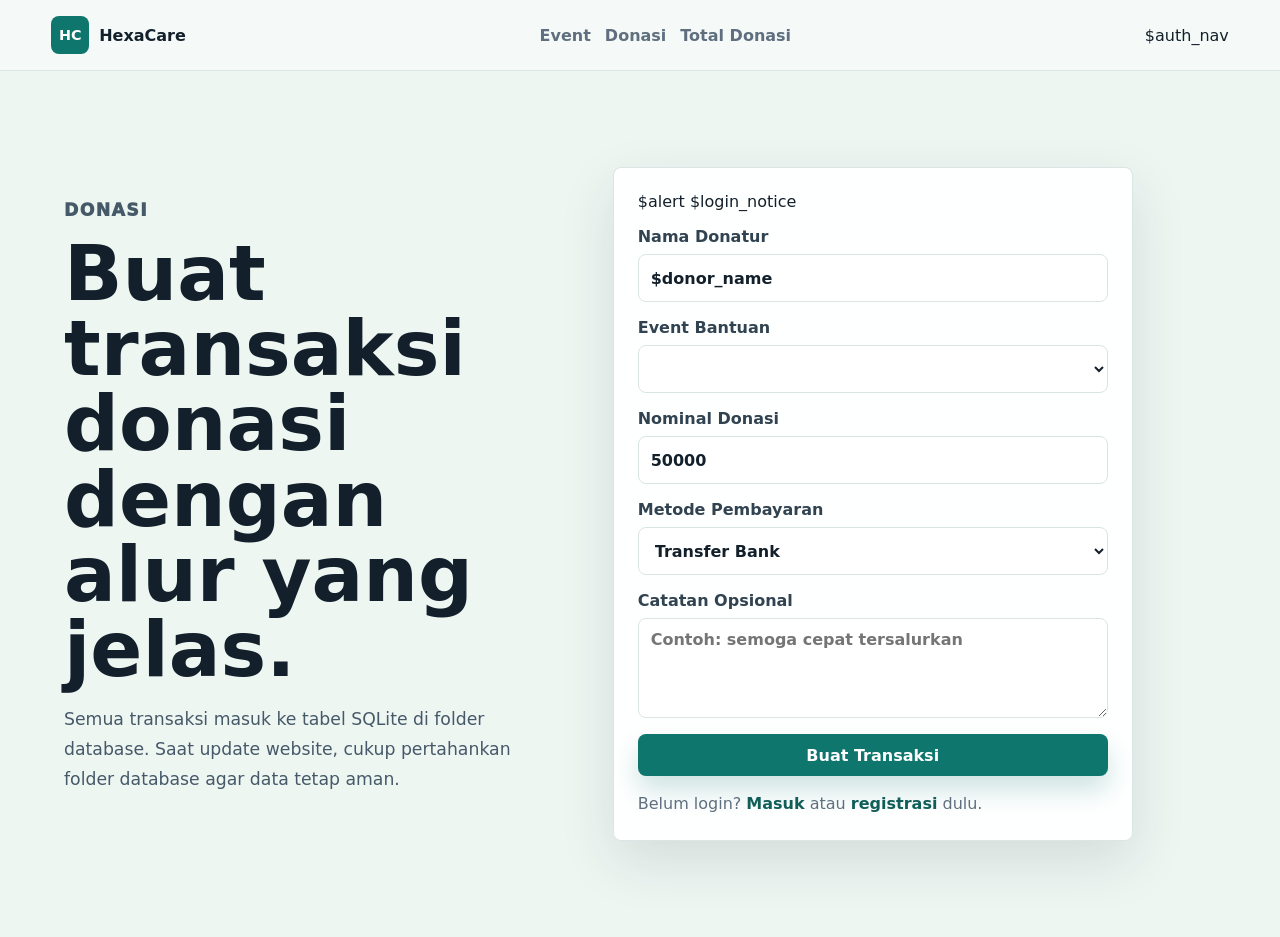
<file: Donasi/index.html>
﻿<!doctype html>
<html lang="id">
  <head>
    <meta charset="utf-8">
    <meta name="viewport" content="width=device-width, initial-scale=1">
    <title>Donasi - HexaCare</title>
    <link rel="stylesheet" href="/assets/css/styles.css">
  </head>
  <body>
    <header class="topbar">
      <a class="brand" href="/"><span>HC</span>HexaCare</a>
      <nav>
        <a href="/Tampilan-Event/">Event</a>
        <a href="/Donasi/">Donasi</a>
        <a href="/Total-Donasi/">Total Donasi</a>
      </nav>
      <div class="auth-actions">$auth_nav</div>
    </header>
    <main class="donation-page">
      <section class="donation-copy">
        <p class="eyebrow">Donasi</p>
        <h1>Buat transaksi donasi dengan alur yang jelas.</h1>
        <p>Semua transaksi masuk ke tabel SQLite di folder database. Saat update website, cukup pertahankan folder database agar data tetap aman.</p>
      </section>
      <form class="donation-card" method="post" action="/Proses-Transaksi/">
        $alert
        $login_notice
        <label>Nama Donatur<input name="donor_name" value="$donor_name" placeholder="Nama donatur" required $disabled></label>
        <label>Event Bantuan<select name="event_id" required $disabled>$event_options</select></label>
        <label>Nominal Donasi<input type="number" name="amount" min="10000" step="5000" value="50000" required $disabled></label>
        <label>Metode Pembayaran
          <select name="payment_method" required $disabled>
            <option>Transfer Bank</option>
            <option>Virtual Account</option>
            <option>E-Wallet</option>
            <option>QRIS</option>
          </select>
        </label>
        <label>Catatan Opsional<textarea name="note" rows="4" placeholder="Contoh: semoga cepat tersalurkan" $disabled></textarea></label>
        <button class="primary-button full-button" type="submit" $disabled>Buat Transaksi</button>
        <p class="form-note">Belum login? <a href="/Login/">Masuk</a> atau <a href="/Registrasi/">registrasi</a> dulu.</p>
      </form>
    </main>
  </body>
</html>
</file>
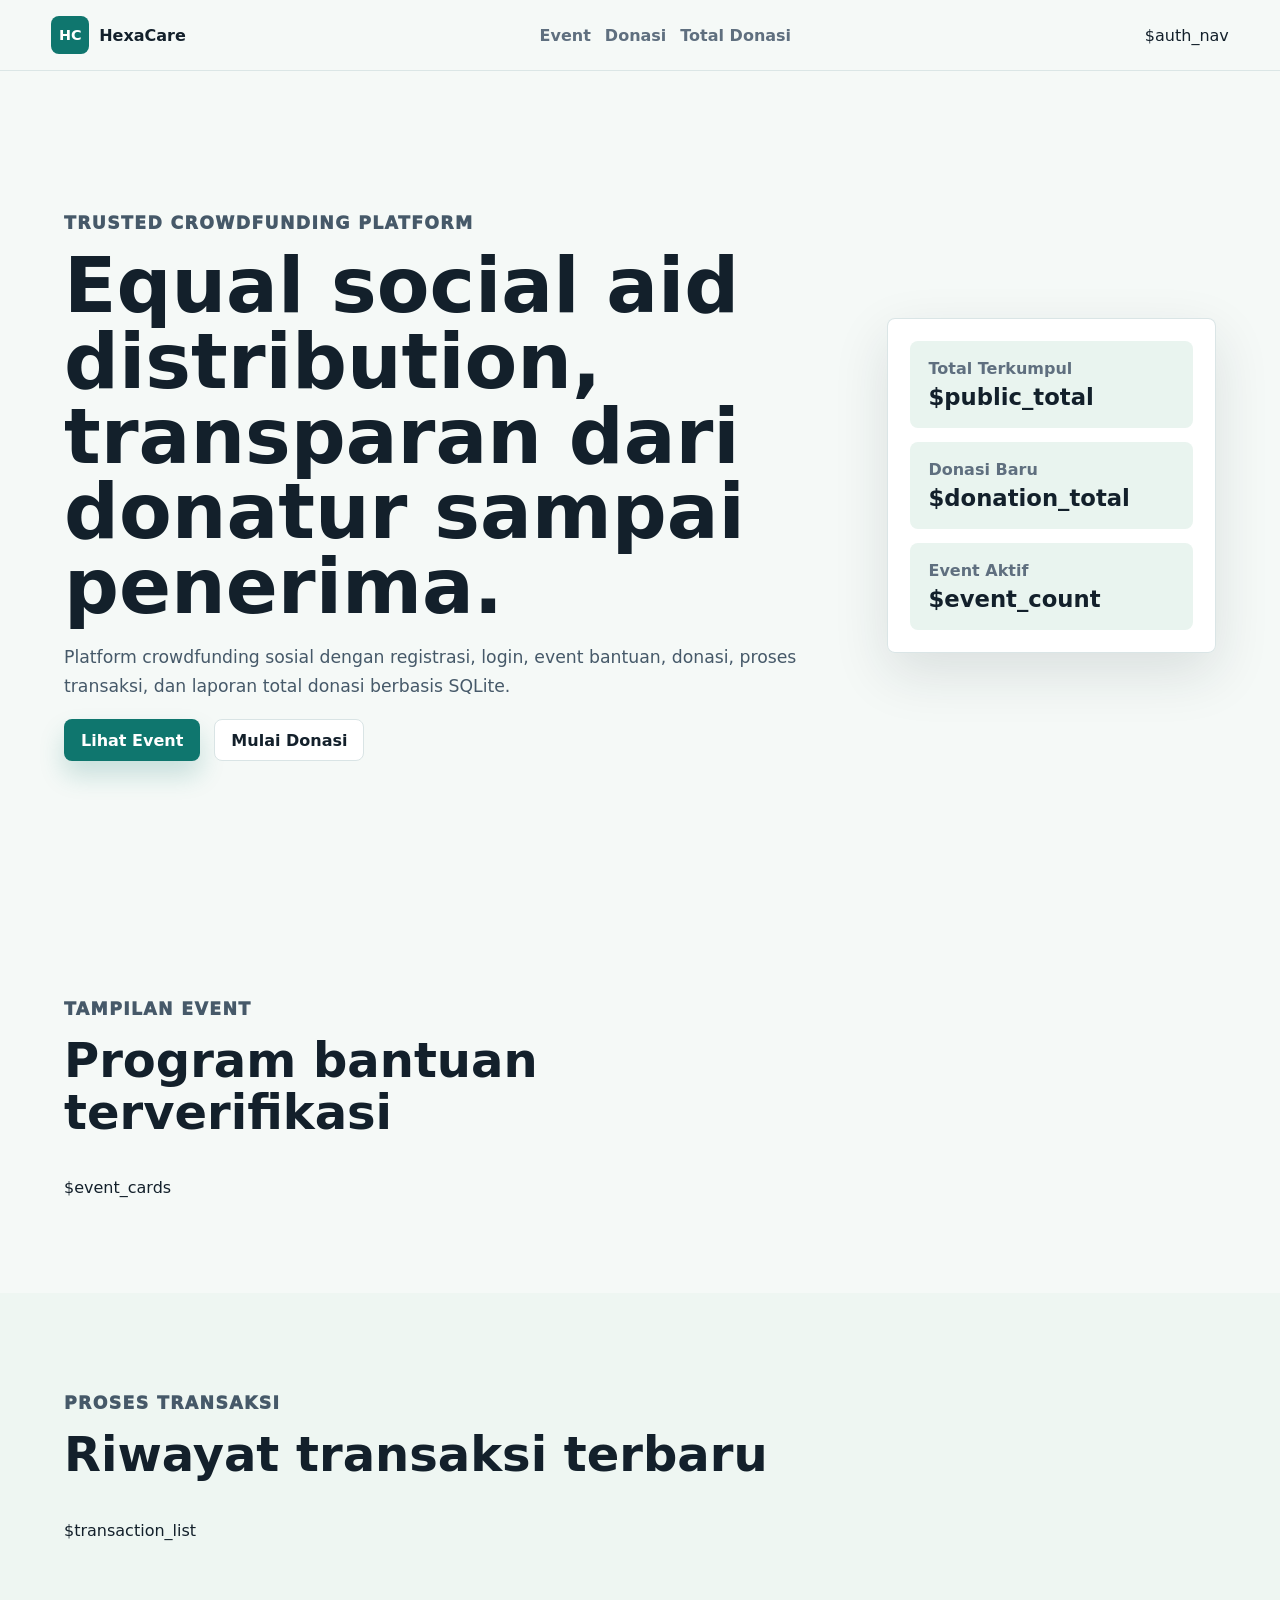
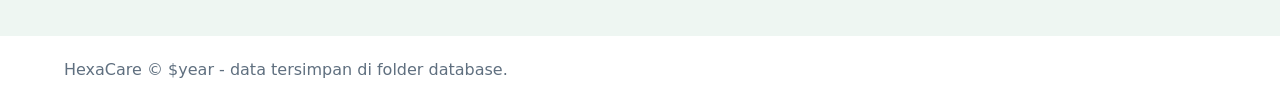
<file: Home/index.html>
﻿<!doctype html>
<html lang="id">
  <head>
    <meta charset="utf-8">
    <meta name="viewport" content="width=device-width, initial-scale=1">
    <title>HexaCare - Trusted Crowdfunding Platform</title>
    <link rel="stylesheet" href="/assets/css/styles.css">
  </head>
  <body>
    <header class="topbar">
      <a class="brand" href="/"><span>HC</span>HexaCare</a>
      <nav>
        <a href="/Tampilan-Event/">Event</a>
        <a href="/Donasi/">Donasi</a>
        <a href="/Total-Donasi/">Total Donasi</a>
      </nav>
      <div class="auth-actions">$auth_nav</div>
    </header>

    <main>
      <section class="hero">
        <div class="hero-copy">
          <p class="eyebrow">Trusted Crowdfunding Platform</p>
          <h1>Equal social aid distribution, transparan dari donatur sampai penerima.</h1>
          <p>Platform crowdfunding sosial dengan registrasi, login, event bantuan, donasi, proses transaksi, dan laporan total donasi berbasis SQLite.</p>
          <div class="hero-actions">
            <a class="primary-button" href="/Tampilan-Event/">Lihat Event</a>
            <a class="ghost-button" href="/Donasi/">Mulai Donasi</a>
          </div>
        </div>
        <aside class="hero-stats">
          <div><span>Total Terkumpul</span><strong>$public_total</strong></div>
          <div><span>Donasi Baru</span><strong>$donation_total</strong></div>
          <div><span>Event Aktif</span><strong>$event_count</strong></div>
        </aside>
      </section>

      <section class="section">
        <div class="section-heading">
          <p class="eyebrow">Tampilan Event</p>
          <h2>Program bantuan terverifikasi</h2>
        </div>
        <div class="event-grid">$event_cards</div>
      </section>

      <section class="section muted-section">
        <div class="section-heading">
          <p class="eyebrow">Proses Transaksi</p>
          <h2>Riwayat transaksi terbaru</h2>
        </div>
        <div class="transaction-list">$transaction_list</div>
      </section>
    </main>

    <footer>HexaCare &copy; $year - data tersimpan di folder database.</footer>
  </body>
</html>
</file>
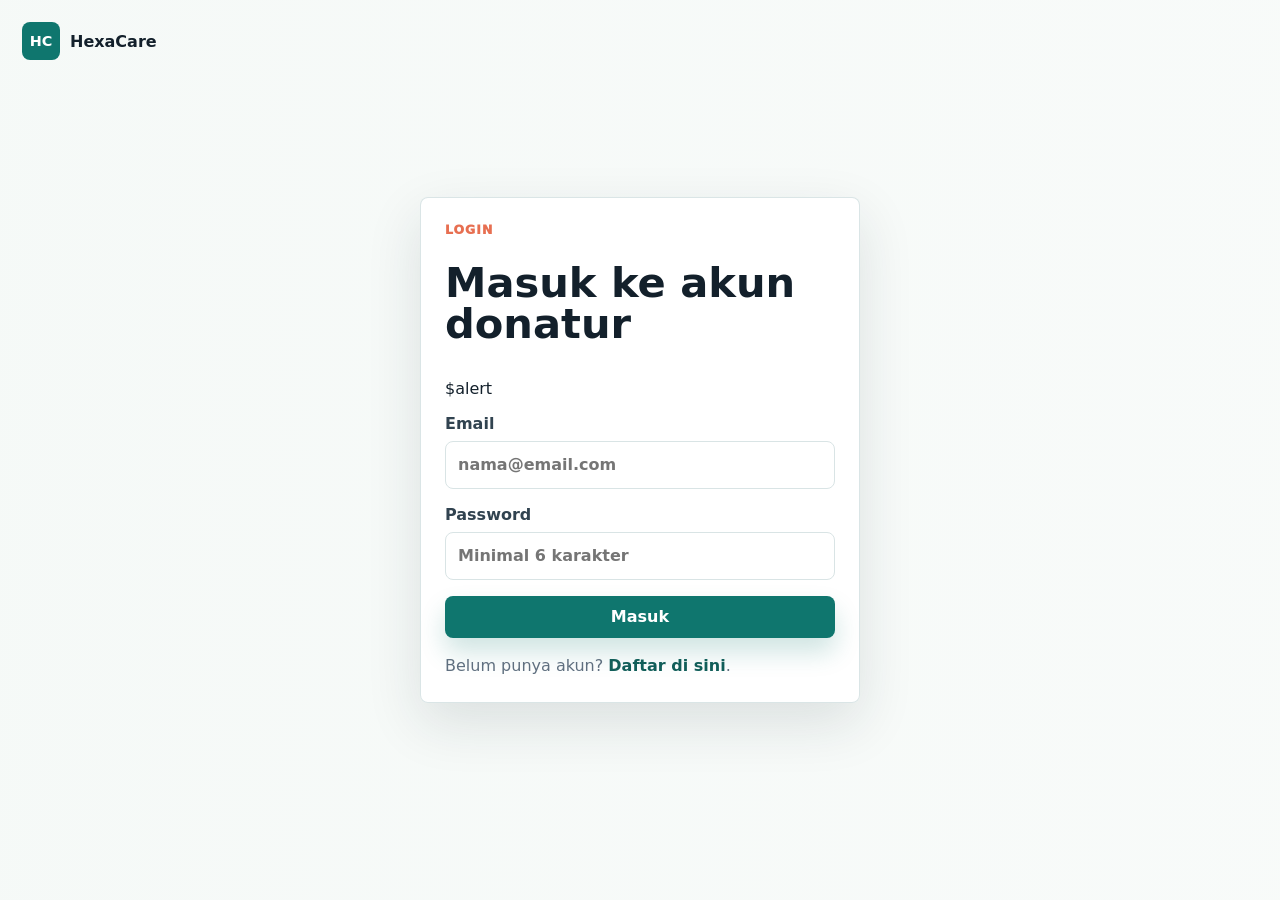
<file: Login/index.html>
﻿<!doctype html>
<html lang="id">
  <head>
    <meta charset="utf-8">
    <meta name="viewport" content="width=device-width, initial-scale=1">
    <title>Login - HexaCare</title>
    <link rel="stylesheet" href="/assets/css/styles.css">
  </head>
  <body class="auth-page">
    <main class="auth-shell">
      <a class="brand auth-brand" href="/"><span>HC</span>HexaCare</a>
      <form class="auth-card" method="post" action="/Login/">
        <p class="eyebrow">Login</p>
        <h1>Masuk ke akun donatur</h1>
        $alert
        <label>Email<input type="email" name="email" placeholder="nama@email.com" required></label>
        <label>Password<input type="password" name="password" placeholder="Minimal 6 karakter" required></label>
        <button class="primary-button full-button" type="submit">Masuk</button>
        <p class="form-note">Belum punya akun? <a href="/Registrasi/">Daftar di sini</a>.</p>
      </form>
    </main>
  </body>
</html>
</file>
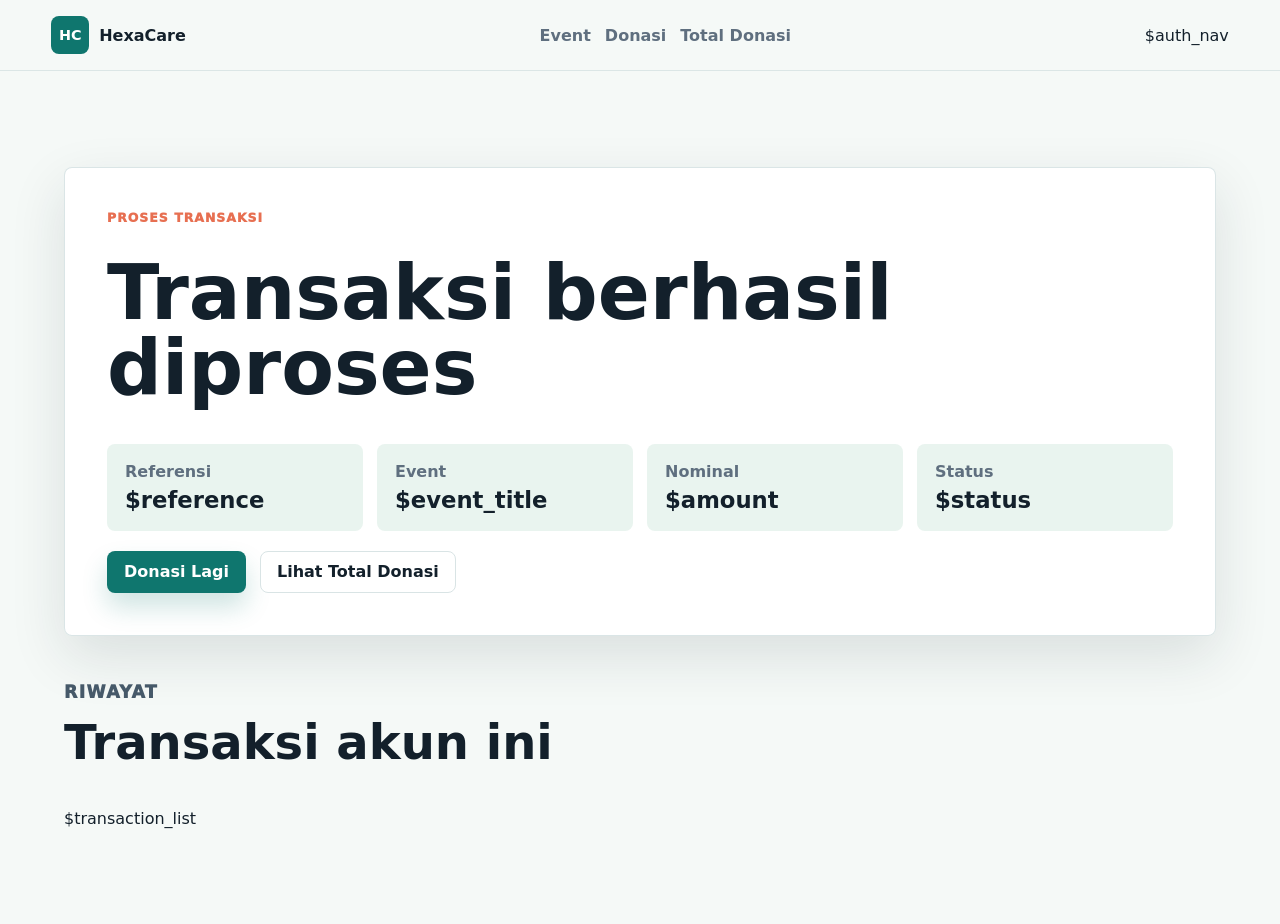
<file: Proses Transaksi/index.html>
﻿<!doctype html>
<html lang="id">
  <head>
    <meta charset="utf-8">
    <meta name="viewport" content="width=device-width, initial-scale=1">
    <title>Proses Transaksi - HexaCare</title>
    <link rel="stylesheet" href="/assets/css/styles.css">
  </head>
  <body>
    <header class="topbar">
      <a class="brand" href="/"><span>HC</span>HexaCare</a>
      <nav>
        <a href="/Tampilan-Event/">Event</a>
        <a href="/Donasi/">Donasi</a>
        <a href="/Total-Donasi/">Total Donasi</a>
      </nav>
      <div class="auth-actions">$auth_nav</div>
    </header>
    <main class="page">
      <section class="receipt">
        <p class="eyebrow">Proses Transaksi</p>
        <h1>Transaksi berhasil diproses</h1>
        <div class="receipt-grid">
          <div><span>Referensi</span><strong>$reference</strong></div>
          <div><span>Event</span><strong>$event_title</strong></div>
          <div><span>Nominal</span><strong>$amount</strong></div>
          <div><span>Status</span><strong>$status</strong></div>
        </div>
        <div class="hero-actions">
          <a class="primary-button" href="/Donasi/">Donasi Lagi</a>
          <a class="ghost-button" href="/Total-Donasi/">Lihat Total Donasi</a>
        </div>
      </section>
      <section class="section compact">
        <div class="section-heading">
          <p class="eyebrow">Riwayat</p>
          <h2>Transaksi akun ini</h2>
        </div>
        <div class="transaction-list">$transaction_list</div>
      </section>
    </main>
  </body>
</html>
</file>
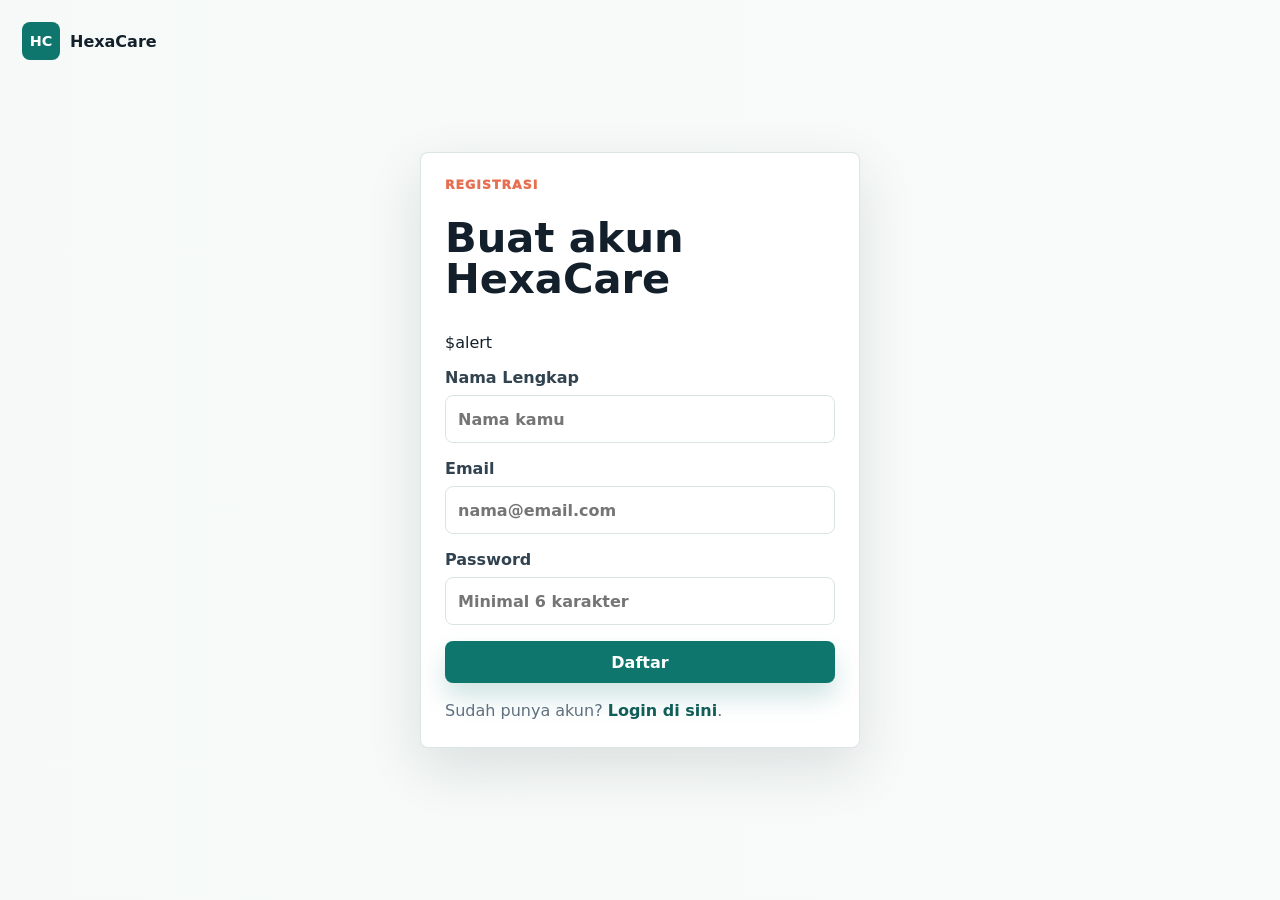
<file: Registrasi/index.html>
﻿<!doctype html>
<html lang="id">
  <head>
    <meta charset="utf-8">
    <meta name="viewport" content="width=device-width, initial-scale=1">
    <title>Registrasi - HexaCare</title>
    <link rel="stylesheet" href="/assets/css/styles.css">
  </head>
  <body class="auth-page">
    <main class="auth-shell">
      <a class="brand auth-brand" href="/"><span>HC</span>HexaCare</a>
      <form class="auth-card" method="post" action="/Registrasi/">
        <p class="eyebrow">Registrasi</p>
        <h1>Buat akun HexaCare</h1>
        $alert
        <label>Nama Lengkap<input type="text" name="name" placeholder="Nama kamu" required></label>
        <label>Email<input type="email" name="email" placeholder="nama@email.com" required></label>
        <label>Password<input type="password" name="password" placeholder="Minimal 6 karakter" required></label>
        <button class="primary-button full-button" type="submit">Daftar</button>
        <p class="form-note">Sudah punya akun? <a href="/Login/">Login di sini</a>.</p>
      </form>
    </main>
  </body>
</html>
</file>
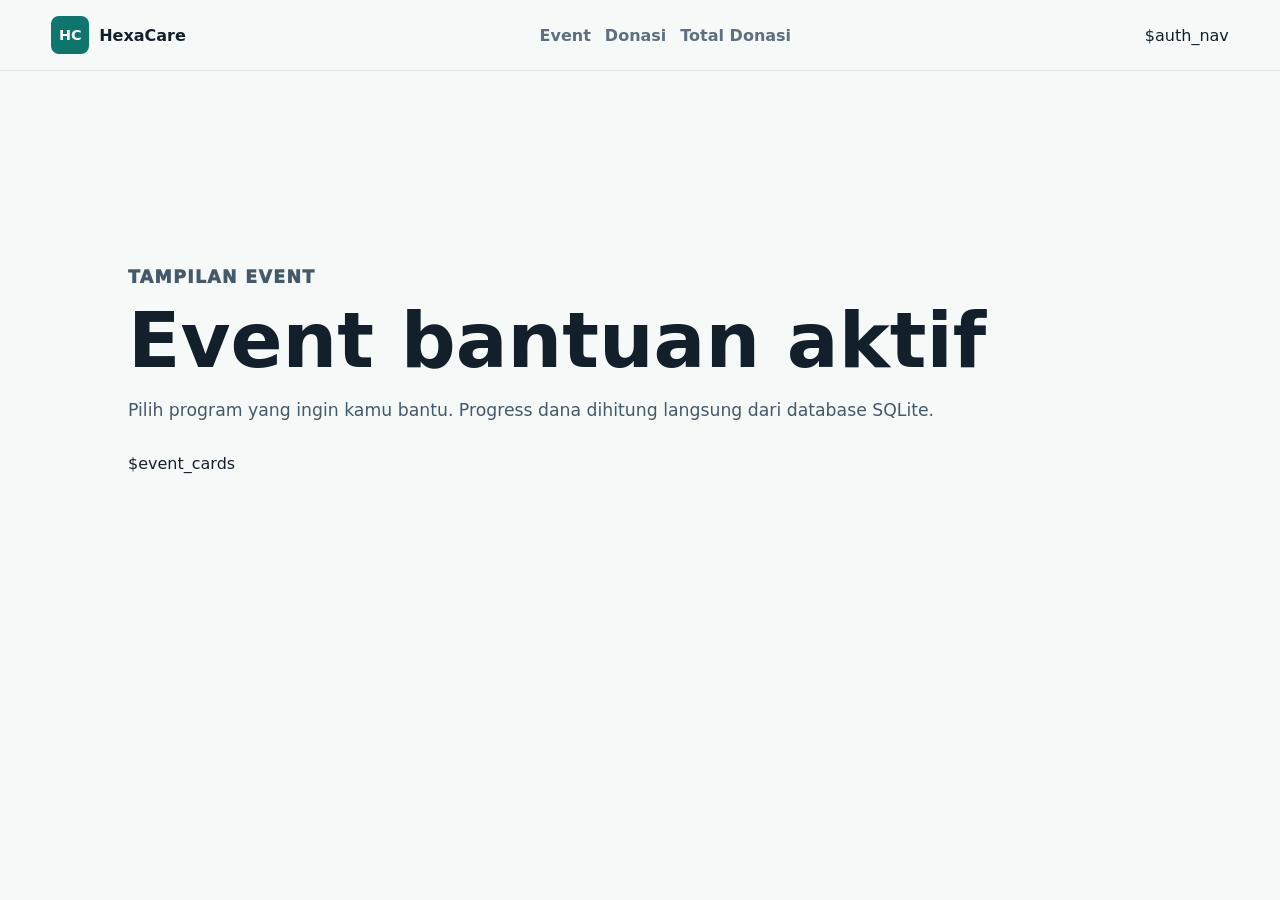
<file: Tampilan Event/index.html>
﻿<!doctype html>
<html lang="id">
  <head>
    <meta charset="utf-8">
    <meta name="viewport" content="width=device-width, initial-scale=1">
    <title>Tampilan Event - HexaCare</title>
    <link rel="stylesheet" href="/assets/css/styles.css">
  </head>
  <body>
    <header class="topbar">
      <a class="brand" href="/"><span>HC</span>HexaCare</a>
      <nav>
        <a href="/Tampilan-Event/">Event</a>
        <a href="/Donasi/">Donasi</a>
        <a href="/Total-Donasi/">Total Donasi</a>
      </nav>
      <div class="auth-actions">$auth_nav</div>
    </header>
    <main class="page">
      <section class="section">
        <div class="section-heading wide">
          <p class="eyebrow">Tampilan Event</p>
          <h1>Event bantuan aktif</h1>
          <p>Pilih program yang ingin kamu bantu. Progress dana dihitung langsung dari database SQLite.</p>
        </div>
        <div class="event-grid">$event_cards</div>
      </section>
    </main>
  </body>
</html>
</file>
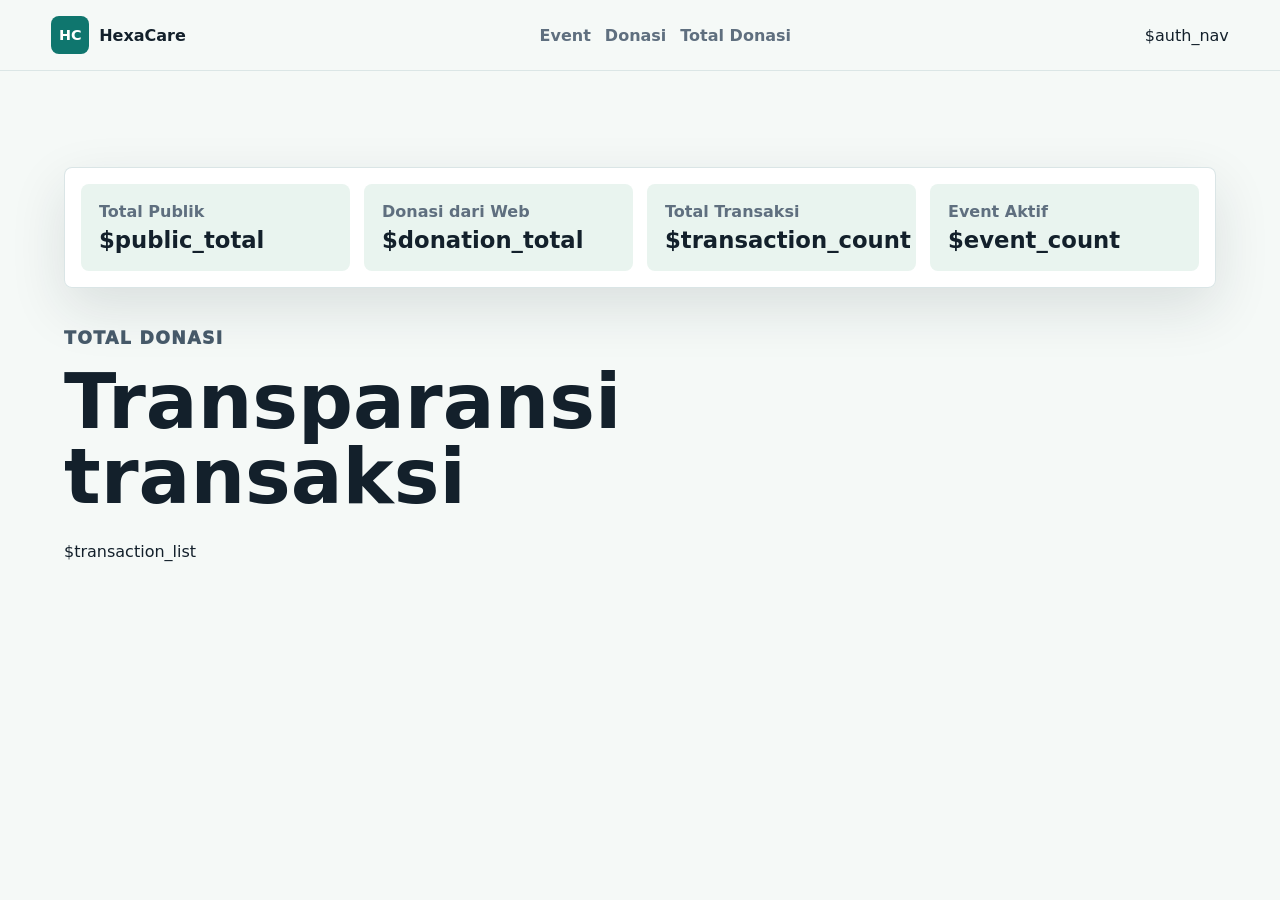
<file: Total Donasi/index.html>
﻿<!doctype html>
<html lang="id">
  <head>
    <meta charset="utf-8">
    <meta name="viewport" content="width=device-width, initial-scale=1">
    <title>Total Donasi - HexaCare</title>
    <link rel="stylesheet" href="/assets/css/styles.css">
  </head>
  <body>
    <header class="topbar">
      <a class="brand" href="/"><span>HC</span>HexaCare</a>
      <nav>
        <a href="/Tampilan-Event/">Event</a>
        <a href="/Donasi/">Donasi</a>
        <a href="/Total-Donasi/">Total Donasi</a>
      </nav>
      <div class="auth-actions">$auth_nav</div>
    </header>
    <main class="page">
      <section class="dashboard-strip">
        <div><span>Total Publik</span><strong>$public_total</strong></div>
        <div><span>Donasi dari Web</span><strong>$donation_total</strong></div>
        <div><span>Total Transaksi</span><strong>$transaction_count</strong></div>
        <div><span>Event Aktif</span><strong>$event_count</strong></div>
      </section>
      <section class="section compact">
        <div class="section-heading">
          <p class="eyebrow">Total Donasi</p>
          <h1>Transparansi transaksi</h1>
        </div>
        <div class="transaction-list">$transaction_list</div>
      </section>
    </main>
  </body>
</html>
</file>
<file: assets/css/styles.css>
:root {
  --ink: #13202b;
  --muted: #5f6f7f;
  --line: #d9e4e5;
  --paper: #f5f9f7;
  --white: #ffffff;
  --teal: #0f766e;
  --teal-dark: #115e59;
  --coral: #e76f51;
  --blue: #3d6f92;
  --soft: #e9f4ef;
  --shadow: 0 20px 55px rgba(21, 45, 50, 0.12);
}

* {
  box-sizing: border-box;
}

body {
  margin: 0;
  font-family: Inter, ui-sans-serif, system-ui, -apple-system, BlinkMacSystemFont, "Segoe UI", sans-serif;
  color: var(--ink);
  background: var(--paper);
}

a {
  color: inherit;
  text-decoration: none;
}

button,
input,
select,
textarea {
  font: inherit;
}

.topbar {
  position: sticky;
  top: 0;
  z-index: 20;
  display: flex;
  align-items: center;
  justify-content: space-between;
  gap: 20px;
  padding: 16px clamp(18px, 4vw, 58px);
  border-bottom: 1px solid rgba(217, 228, 229, 0.9);
  background: rgba(245, 249, 247, 0.93);
  backdrop-filter: blur(18px);
}

.brand {
  display: flex;
  align-items: center;
  gap: 10px;
  font-weight: 900;
}

.brand span {
  display: grid;
  width: 38px;
  height: 38px;
  place-items: center;
  border-radius: 8px;
  background: var(--teal);
  color: var(--white);
  font-size: 0.9rem;
}

nav,
.auth-actions,
.hero-actions {
  display: flex;
  align-items: center;
  gap: 14px;
}

nav {
  color: var(--muted);
  font-weight: 800;
}

.primary-button,
.ghost-button {
  display: inline-flex;
  min-height: 42px;
  align-items: center;
  justify-content: center;
  border: 1px solid transparent;
  border-radius: 8px;
  padding: 10px 16px;
  cursor: pointer;
  font-weight: 900;
}

.primary-button {
  background: var(--teal);
  color: var(--white);
  box-shadow: 0 14px 26px rgba(15, 118, 110, 0.2);
}

.ghost-button {
  border-color: var(--line);
  background: var(--white);
  color: var(--ink);
}

.full-button {
  width: 100%;
}

.user-chip {
  color: var(--teal-dark);
  font-weight: 900;
}

.hero {
  display: grid;
  min-height: calc(100vh - 72px);
  grid-template-columns: minmax(0, 1fr) minmax(300px, 0.44fr);
  gap: clamp(28px, 6vw, 88px);
  align-items: center;
  padding: clamp(46px, 7vw, 90px) clamp(18px, 5vw, 72px);
  background:
    linear-gradient(90deg, rgba(245, 249, 247, 0.98), rgba(245, 249, 247, 0.78), rgba(245, 249, 247, 0.2)),
    url("https://images.unsplash.com/photo-1488521787991-ed7bbaae773c?auto=format&fit=crop&w=1600&q=80") center / cover;
}

.hero-copy {
  max-width: 780px;
}

.eyebrow {
  margin: 0 0 10px;
  color: var(--coral);
  font-size: 0.78rem;
  font-weight: 950;
  letter-spacing: 0.08em;
  text-transform: uppercase;
}

h1,
h2,
h3,
p {
  margin-top: 0;
}

h1 {
  margin-bottom: 18px;
  font-size: clamp(2.25rem, 6vw, 5.4rem);
  line-height: 0.98;
  letter-spacing: 0;
}

h2 {
  font-size: clamp(1.7rem, 4vw, 3rem);
  line-height: 1.08;
  letter-spacing: 0;
}

.hero p,
.section-heading p,
.donation-copy p {
  color: #465969;
  font-size: 1.08rem;
  line-height: 1.72;
}

.hero-stats,
.auth-card,
.donation-card,
.receipt,
.dashboard-strip {
  border: 1px solid rgba(217, 228, 229, 0.95);
  border-radius: 8px;
  background: rgba(255, 255, 255, 0.94);
  box-shadow: var(--shadow);
}

.hero-stats {
  display: grid;
  gap: 14px;
  padding: 22px;
}

.hero-stats div,
.dashboard-strip div,
.receipt-grid div {
  display: grid;
  gap: 6px;
  padding: 18px;
  border-radius: 8px;
  background: var(--soft);
}

.hero-stats span,
.dashboard-strip span,
.receipt-grid span {
  color: var(--muted);
  font-weight: 800;
}

.hero-stats strong,
.dashboard-strip strong,
.receipt-grid strong {
  font-size: 1.42rem;
}

.section,
.page {
  padding: clamp(52px, 8vw, 96px) clamp(18px, 5vw, 72px);
}

.muted-section,
.donation-page {
  background: #eef6f2;
}

.section-heading {
  max-width: 760px;
  margin-bottom: 28px;
}

.section-heading.wide {
  max-width: 920px;
}

.event-grid {
  display: grid;
  grid-template-columns: repeat(4, minmax(0, 1fr));
  gap: 18px;
}

.event-card,
.transaction-card {
  border: 1px solid var(--line);
  border-radius: 8px;
  background: var(--white);
  overflow: hidden;
  box-shadow: 0 16px 32px rgba(31, 49, 58, 0.08);
}

.event-card img {
  display: block;
  width: 100%;
  aspect-ratio: 4 / 3;
  object-fit: cover;
}

.event-body {
  display: grid;
  gap: 13px;
  padding: 16px;
}

.event-body h3 {
  min-height: 50px;
  margin: 0;
  line-height: 1.25;
}

.event-body p {
  min-height: 76px;
  color: var(--muted);
  line-height: 1.55;
}

.card-topline,
.fund-row {
  display: flex;
  justify-content: space-between;
  gap: 12px;
  color: var(--muted);
  font-size: 0.88rem;
  font-weight: 800;
}

.fund-row {
  align-items: baseline;
}

.fund-row strong {
  color: var(--teal-dark);
  font-size: 1.05rem;
}

.progress {
  height: 9px;
  overflow: hidden;
  border-radius: 999px;
  background: #e7eef0;
}

.progress span {
  display: block;
  height: 100%;
  border-radius: inherit;
  background: linear-gradient(90deg, var(--teal), var(--blue));
}

.donation-page {
  display: grid;
  min-height: calc(100vh - 72px);
  grid-template-columns: minmax(0, 0.85fr) minmax(320px, 520px);
  gap: clamp(28px, 6vw, 84px);
  align-items: center;
  padding: clamp(52px, 8vw, 96px) clamp(18px, 5vw, 72px);
}

.donation-copy {
  max-width: 680px;
}

.donation-card,
.auth-card {
  display: grid;
  gap: 16px;
  padding: 24px;
}

label {
  display: grid;
  gap: 8px;
  color: #314350;
  font-weight: 900;
}

input,
select,
textarea {
  width: 100%;
  min-height: 48px;
  border: 1px solid var(--line);
  border-radius: 8px;
  background: var(--white);
  color: var(--ink);
  padding: 11px 12px;
  outline: none;
}

textarea {
  resize: vertical;
}

input:focus,
select:focus,
textarea:focus {
  border-color: var(--teal);
  box-shadow: 0 0 0 4px rgba(15, 118, 110, 0.12);
}

input:disabled,
select:disabled,
textarea:disabled,
button:disabled {
  cursor: not-allowed;
  opacity: 0.62;
}

.auth-page {
  min-height: 100vh;
  background:
    linear-gradient(90deg, rgba(245, 249, 247, 0.96), rgba(245, 249, 247, 0.72)),
    url("https://images.unsplash.com/photo-1469571486292-0ba58a3f068b?auto=format&fit=crop&w=1500&q=80") center / cover;
}

.auth-shell {
  display: grid;
  min-height: 100vh;
  place-items: center;
  padding: 28px;
}

.auth-brand {
  position: fixed;
  top: 22px;
  left: 22px;
}

.auth-card {
  width: min(100%, 440px);
}

.auth-card h1 {
  font-size: clamp(1.8rem, 6vw, 2.6rem);
}

.form-note {
  margin: 0;
  color: var(--muted);
  line-height: 1.5;
}

.form-note a {
  color: var(--teal-dark);
  font-weight: 900;
}

.alert {
  border-radius: 8px;
  padding: 12px;
  font-weight: 800;
}

.alert.error {
  background: #fff1ee;
  color: #a33a24;
}

.receipt {
  display: grid;
  gap: 20px;
  margin-bottom: 42px;
  padding: clamp(24px, 5vw, 42px);
}

.receipt-grid,
.dashboard-strip {
  display: grid;
  grid-template-columns: repeat(4, minmax(0, 1fr));
  gap: 14px;
}

.dashboard-strip {
  margin-bottom: 36px;
  padding: 16px;
}

.compact {
  padding: 0;
}

.transaction-list {
  display: grid;
  gap: 12px;
}

.transaction-card {
  display: grid;
  grid-template-columns: minmax(0, 1fr) auto;
  gap: 16px;
  align-items: center;
  padding: 16px;
}

.transaction-card h3 {
  margin: 4px 0 6px;
}

.transaction-card p {
  margin: 0;
  color: var(--muted);
}

.transaction-card > strong {
  color: var(--teal-dark);
  font-size: 1.16rem;
  white-space: nowrap;
}

.reference {
  color: var(--coral);
  font-size: 0.78rem;
  font-weight: 950;
}

.empty-state {
  border: 1px dashed #bdd2ce;
  border-radius: 8px;
  padding: 24px;
  color: var(--muted);
  background: var(--white);
}

footer {
  padding: 24px clamp(18px, 5vw, 72px);
  color: var(--muted);
  background: var(--white);
}

@media (max-width: 1080px) {
  .event-grid,
  .receipt-grid,
  .dashboard-strip {
    grid-template-columns: repeat(2, minmax(0, 1fr));
  }

  .hero,
  .donation-page {
    grid-template-columns: 1fr;
  }
}

@media (max-width: 720px) {
  .topbar {
    flex-wrap: wrap;
  }

  nav {
    order: 3;
    width: 100%;
    justify-content: space-between;
  }

  .auth-actions {
    margin-left: auto;
  }

  .event-grid,
  .receipt-grid,
  .dashboard-strip,
  .transaction-card {
    grid-template-columns: 1fr;
  }
}

@media (max-width: 460px) {
  .auth-actions,
  .auth-actions .primary-button,
  .auth-actions .ghost-button,
  .hero-actions {
    width: 100%;
  }

  .hero-actions,
  .auth-actions {
    align-items: stretch;
    flex-direction: column;
  }
}
</file>
